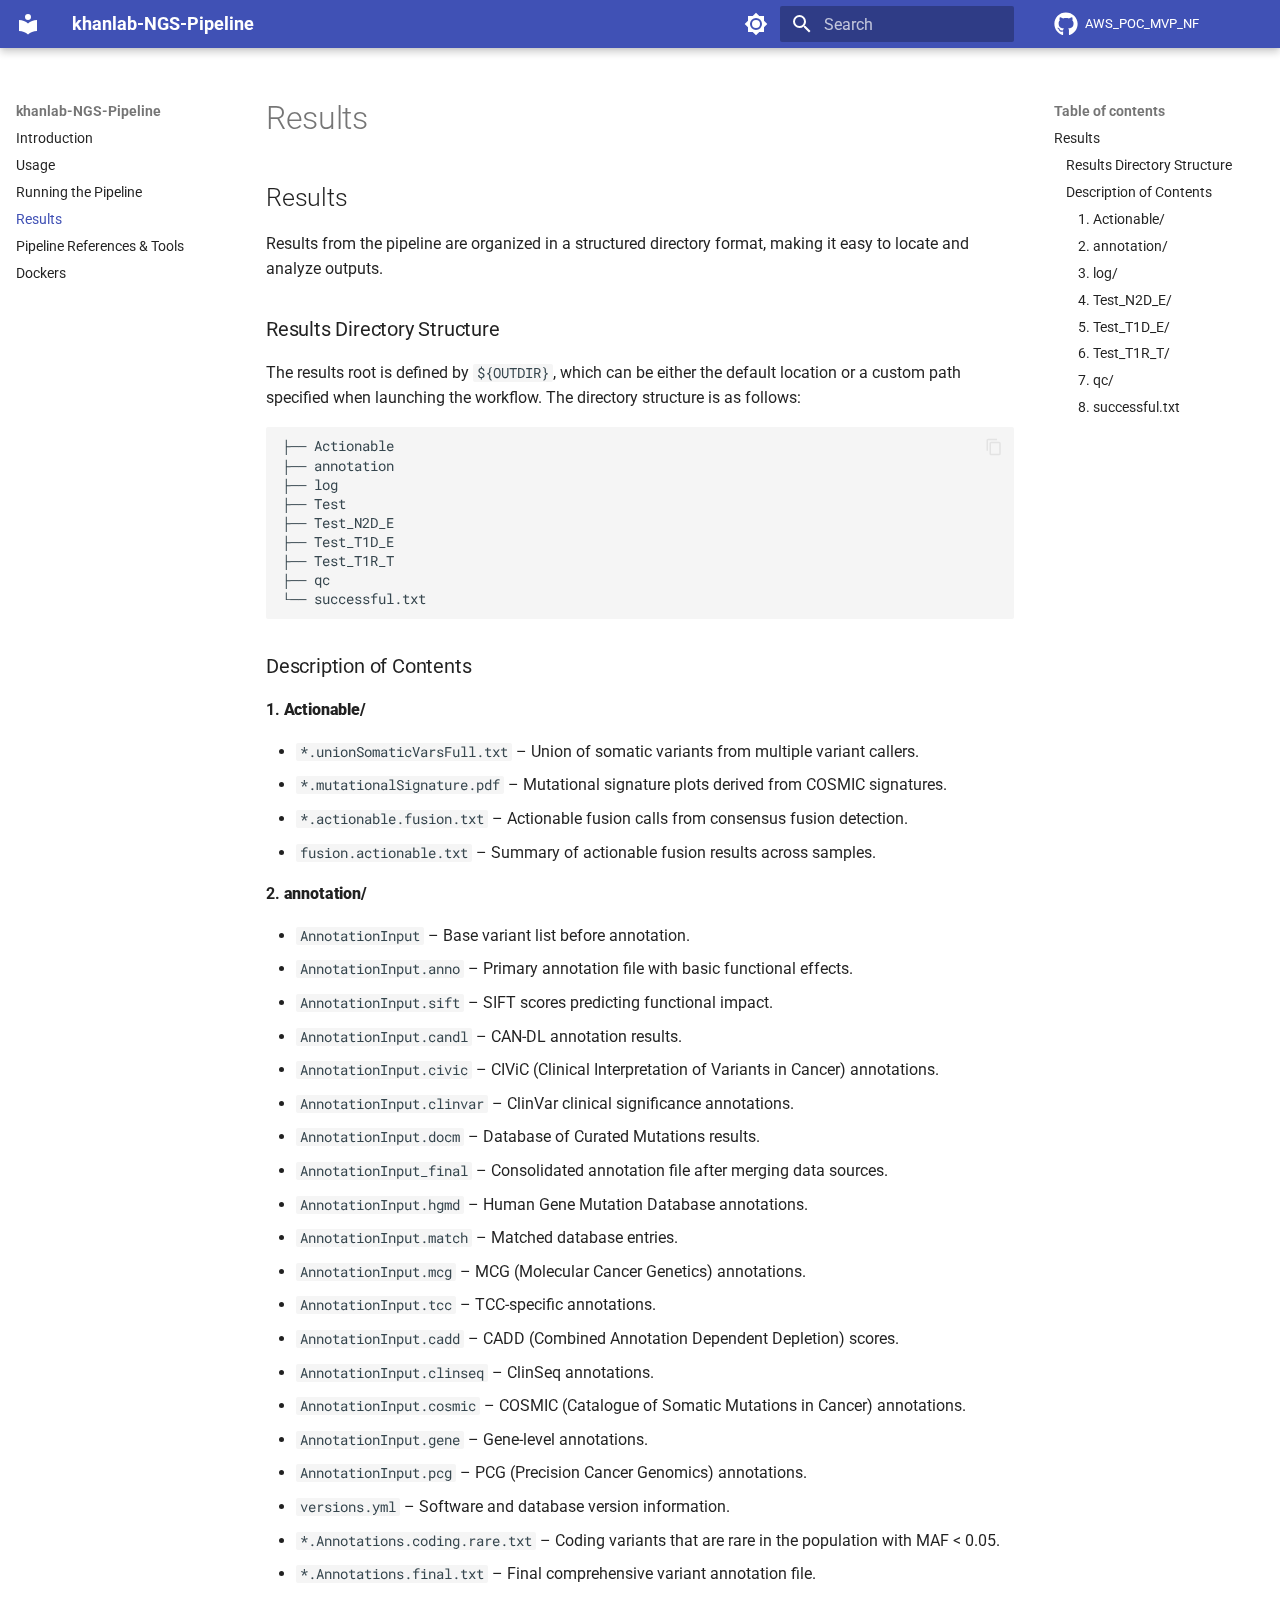
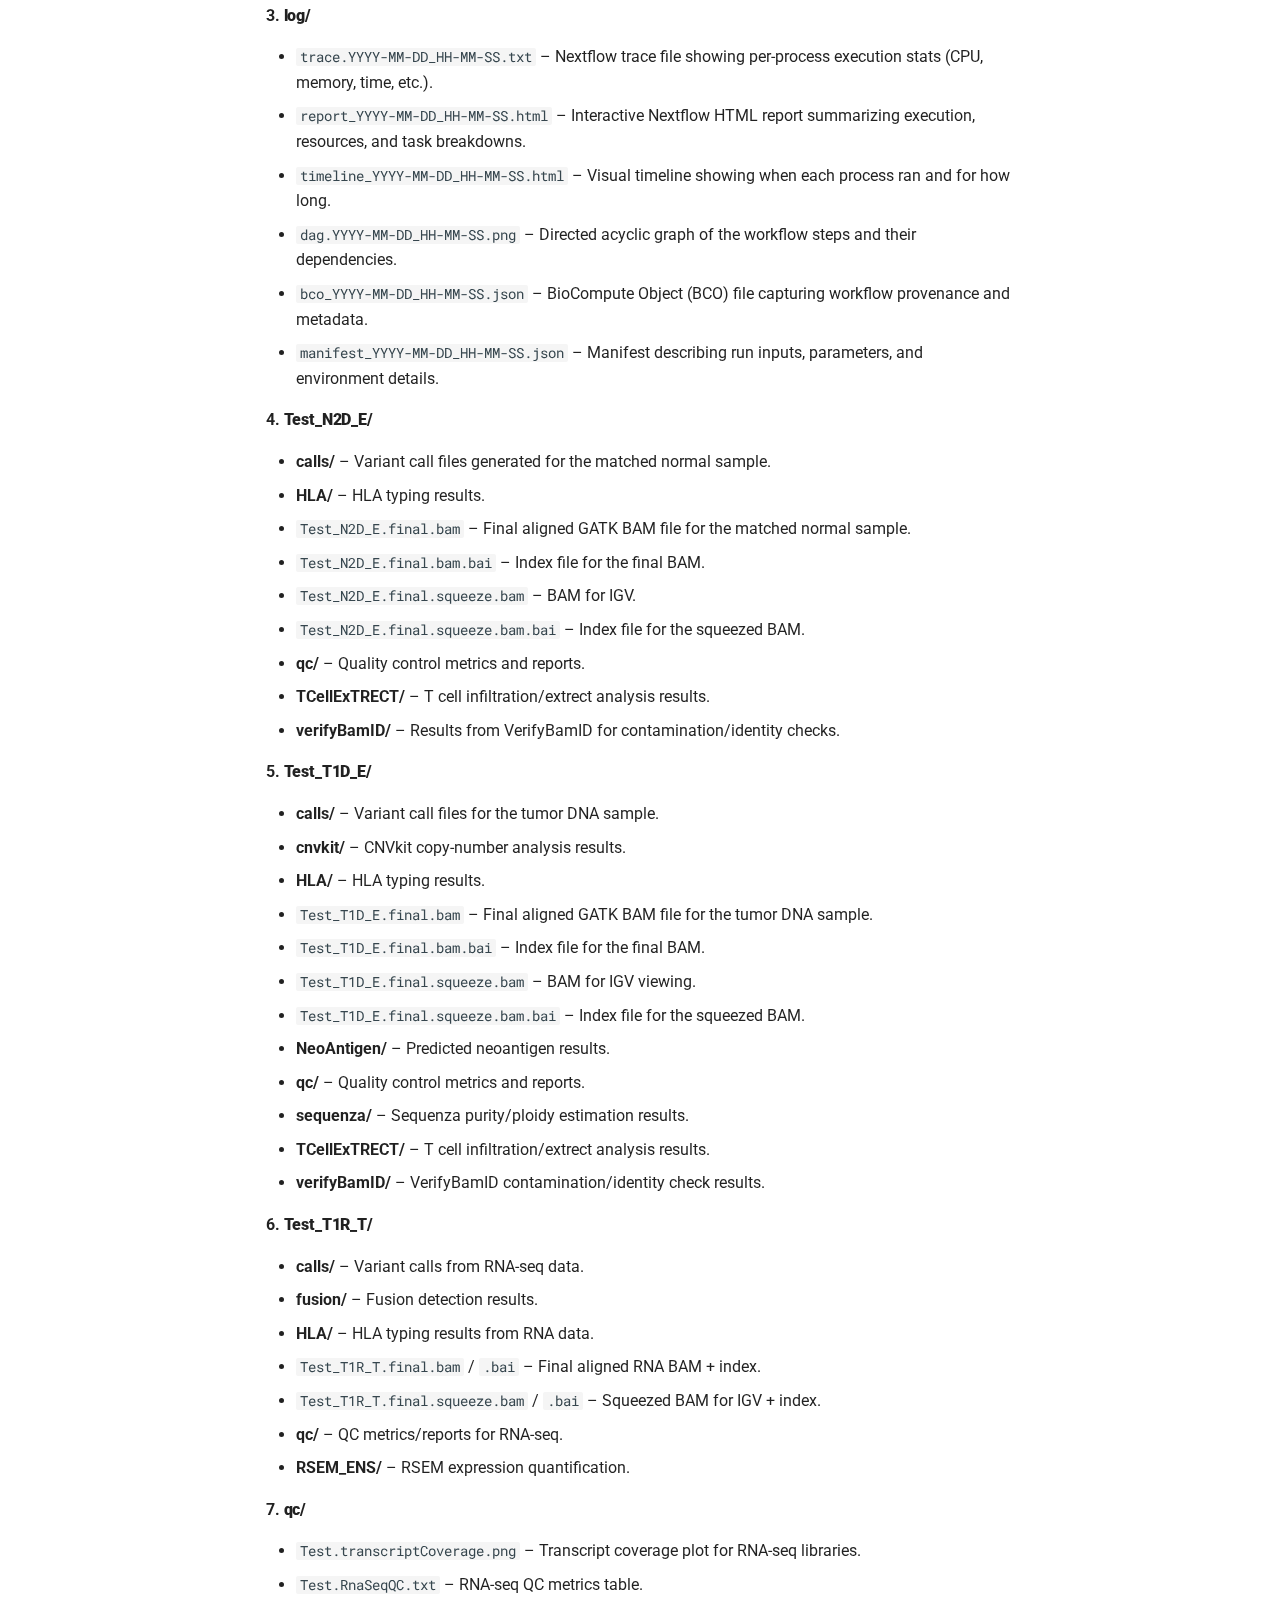
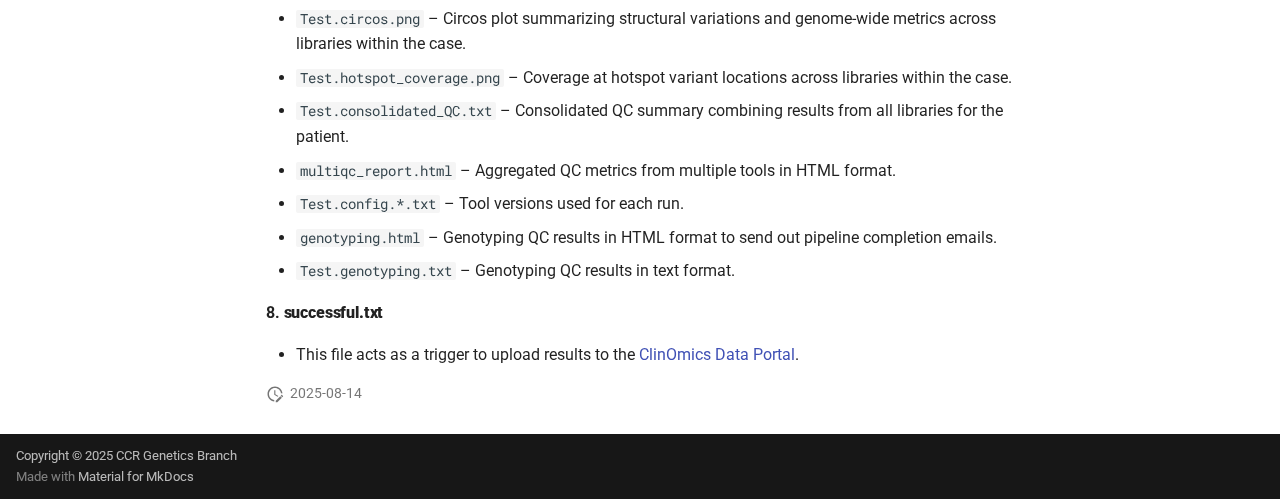
<file: results/index.html>
<!doctype html><html lang=en class=no-js> <head><meta charset=utf-8><meta name=viewport content="width=device-width,initial-scale=1"><meta name=description content="The space will be used to provided documentation for khanlab NGS pipeline."><meta name=author content="Vineela Gangalapudi"><link href=../pipeline_launch/ rel=prev><link href=../references/ rel=next><link rel=icon href=../assets/images/favicon.png><meta name=generator content="mkdocs-1.5.3, mkdocs-material-9.5.14"><title>Results - khanlab-NGS-Pipeline</title><link rel=stylesheet href=../assets/stylesheets/main.10ba22f1.min.css><link rel=stylesheet href=../assets/stylesheets/palette.06af60db.min.css><link rel=preconnect href=https://fonts.gstatic.com crossorigin><link rel=stylesheet href="https://fonts.googleapis.com/css?family=Roboto:300,300i,400,400i,700,700i%7CRoboto+Mono:400,400i,700,700i&display=fallback"><style>:root{--md-text-font:"Roboto";--md-code-font:"Roboto Mono"}</style><link rel=stylesheet href=../overrides/extra.css><script>__md_scope=new URL("..",location),__md_hash=e=>[...e].reduce((e,_)=>(e<<5)-e+_.charCodeAt(0),0),__md_get=(e,_=localStorage,t=__md_scope)=>JSON.parse(_.getItem(t.pathname+"."+e)),__md_set=(e,_,t=localStorage,a=__md_scope)=>{try{t.setItem(a.pathname+"."+e,JSON.stringify(_))}catch(e){}}</script></head> <body dir=ltr data-md-color-scheme=default data-md-color-primary=indigo data-md-color-accent=indigo> <input class=md-toggle data-md-toggle=drawer type=checkbox id=__drawer autocomplete=off> <input class=md-toggle data-md-toggle=search type=checkbox id=__search autocomplete=off> <label class=md-overlay for=__drawer></label> <div data-md-component=skip> <a href=#results class=md-skip> Skip to content </a> </div> <div data-md-component=announce> </div> <header class="md-header md-header--shadow" data-md-component=header> <nav class="md-header__inner md-grid" aria-label=Header> <a href=.. title=khanlab-NGS-Pipeline class="md-header__button md-logo" aria-label=khanlab-NGS-Pipeline data-md-component=logo> <svg xmlns=http://www.w3.org/2000/svg viewbox="0 0 24 24"><path d="M12 8a3 3 0 0 0 3-3 3 3 0 0 0-3-3 3 3 0 0 0-3 3 3 3 0 0 0 3 3m0 3.54C9.64 9.35 6.5 8 3 8v11c3.5 0 6.64 1.35 9 3.54 2.36-2.19 5.5-3.54 9-3.54V8c-3.5 0-6.64 1.35-9 3.54Z"/></svg> </a> <label class="md-header__button md-icon" for=__drawer> <svg xmlns=http://www.w3.org/2000/svg viewbox="0 0 24 24"><path d="M3 6h18v2H3V6m0 5h18v2H3v-2m0 5h18v2H3v-2Z"/></svg> </label> <div class=md-header__title data-md-component=header-title> <div class=md-header__ellipsis> <div class=md-header__topic> <span class=md-ellipsis> khanlab-NGS-Pipeline </span> </div> <div class=md-header__topic data-md-component=header-topic> <span class=md-ellipsis> Results </span> </div> </div> </div> <form class=md-header__option data-md-component=palette> <input class=md-option data-md-color-media="(prefers-color-scheme: light)" data-md-color-scheme=default data-md-color-primary=indigo data-md-color-accent=indigo aria-label="Switch to dark mode" type=radio name=__palette id=__palette_0> <label class="md-header__button md-icon" title="Switch to dark mode" for=__palette_1 hidden> <svg xmlns=http://www.w3.org/2000/svg viewbox="0 0 24 24"><path d="M12 8a4 4 0 0 0-4 4 4 4 0 0 0 4 4 4 4 0 0 0 4-4 4 4 0 0 0-4-4m0 10a6 6 0 0 1-6-6 6 6 0 0 1 6-6 6 6 0 0 1 6 6 6 6 0 0 1-6 6m8-9.31V4h-4.69L12 .69 8.69 4H4v4.69L.69 12 4 15.31V20h4.69L12 23.31 15.31 20H20v-4.69L23.31 12 20 8.69Z"/></svg> </label> <input class=md-option data-md-color-media="(prefers-color-scheme: dark)" data-md-color-scheme=slate data-md-color-primary=indigo data-md-color-accent=indigo aria-label="Switch to light mode" type=radio name=__palette id=__palette_1> <label class="md-header__button md-icon" title="Switch to light mode" for=__palette_0 hidden> <svg xmlns=http://www.w3.org/2000/svg viewbox="0 0 24 24"><path d="M12 18c-.89 0-1.74-.2-2.5-.55C11.56 16.5 13 14.42 13 12c0-2.42-1.44-4.5-3.5-5.45C10.26 6.2 11.11 6 12 6a6 6 0 0 1 6 6 6 6 0 0 1-6 6m8-9.31V4h-4.69L12 .69 8.69 4H4v4.69L.69 12 4 15.31V20h4.69L12 23.31 15.31 20H20v-4.69L23.31 12 20 8.69Z"/></svg> </label> </form> <script>var media,input,key,value,palette=__md_get("__palette");if(palette&&palette.color){"(prefers-color-scheme)"===palette.color.media&&(media=matchMedia("(prefers-color-scheme: light)"),input=document.querySelector(media.matches?"[data-md-color-media='(prefers-color-scheme: light)']":"[data-md-color-media='(prefers-color-scheme: dark)']"),palette.color.media=input.getAttribute("data-md-color-media"),palette.color.scheme=input.getAttribute("data-md-color-scheme"),palette.color.primary=input.getAttribute("data-md-color-primary"),palette.color.accent=input.getAttribute("data-md-color-accent"));for([key,value]of Object.entries(palette.color))document.body.setAttribute("data-md-color-"+key,value)}</script> <label class="md-header__button md-icon" for=__search> <svg xmlns=http://www.w3.org/2000/svg viewbox="0 0 24 24"><path d="M9.5 3A6.5 6.5 0 0 1 16 9.5c0 1.61-.59 3.09-1.56 4.23l.27.27h.79l5 5-1.5 1.5-5-5v-.79l-.27-.27A6.516 6.516 0 0 1 9.5 16 6.5 6.5 0 0 1 3 9.5 6.5 6.5 0 0 1 9.5 3m0 2C7 5 5 7 5 9.5S7 14 9.5 14 14 12 14 9.5 12 5 9.5 5Z"/></svg> </label> <div class=md-search data-md-component=search role=dialog> <label class=md-search__overlay for=__search></label> <div class=md-search__inner role=search> <form class=md-search__form name=search> <input type=text class=md-search__input name=query aria-label=Search placeholder=Search autocapitalize=off autocorrect=off autocomplete=off spellcheck=false data-md-component=search-query required> <label class="md-search__icon md-icon" for=__search> <svg xmlns=http://www.w3.org/2000/svg viewbox="0 0 24 24"><path d="M9.5 3A6.5 6.5 0 0 1 16 9.5c0 1.61-.59 3.09-1.56 4.23l.27.27h.79l5 5-1.5 1.5-5-5v-.79l-.27-.27A6.516 6.516 0 0 1 9.5 16 6.5 6.5 0 0 1 3 9.5 6.5 6.5 0 0 1 9.5 3m0 2C7 5 5 7 5 9.5S7 14 9.5 14 14 12 14 9.5 12 5 9.5 5Z"/></svg> <svg xmlns=http://www.w3.org/2000/svg viewbox="0 0 24 24"><path d="M20 11v2H8l5.5 5.5-1.42 1.42L4.16 12l7.92-7.92L13.5 5.5 8 11h12Z"/></svg> </label> <nav class=md-search__options aria-label=Search> <button type=reset class="md-search__icon md-icon" title=Clear aria-label=Clear tabindex=-1> <svg xmlns=http://www.w3.org/2000/svg viewbox="0 0 24 24"><path d="M19 6.41 17.59 5 12 10.59 6.41 5 5 6.41 10.59 12 5 17.59 6.41 19 12 13.41 17.59 19 19 17.59 13.41 12 19 6.41Z"/></svg> </button> </nav> </form> <div class=md-search__output> <div class=md-search__scrollwrap data-md-scrollfix> <div class=md-search-result data-md-component=search-result> <div class=md-search-result__meta> Initializing search </div> <ol class=md-search-result__list role=presentation></ol> </div> </div> </div> </div> </div> <div class=md-header__source> <a href=https://github.com/CCRGeneticsBranch/Oncogenomics_NF_WF title="Go to repository" class=md-source data-md-component=source> <div class="md-source__icon md-icon"> <svg xmlns=http://www.w3.org/2000/svg viewbox="0 0 496 512"><!-- Font Awesome Free 6.5.1 by @fontawesome - https://fontawesome.com License - https://fontawesome.com/license/free (Icons: CC BY 4.0, Fonts: SIL OFL 1.1, Code: MIT License) Copyright 2023 Fonticons, Inc.--><path d="M165.9 397.4c0 2-2.3 3.6-5.2 3.6-3.3.3-5.6-1.3-5.6-3.6 0-2 2.3-3.6 5.2-3.6 3-.3 5.6 1.3 5.6 3.6zm-31.1-4.5c-.7 2 1.3 4.3 4.3 4.9 2.6 1 5.6 0 6.2-2s-1.3-4.3-4.3-5.2c-2.6-.7-5.5.3-6.2 2.3zm44.2-1.7c-2.9.7-4.9 2.6-4.6 4.9.3 2 2.9 3.3 5.9 2.6 2.9-.7 4.9-2.6 4.6-4.6-.3-1.9-3-3.2-5.9-2.9zM244.8 8C106.1 8 0 113.3 0 252c0 110.9 69.8 205.8 169.5 239.2 12.8 2.3 17.3-5.6 17.3-12.1 0-6.2-.3-40.4-.3-61.4 0 0-70 15-84.7-29.8 0 0-11.4-29.1-27.8-36.6 0 0-22.9-15.7 1.6-15.4 0 0 24.9 2 38.6 25.8 21.9 38.6 58.6 27.5 72.9 20.9 2.3-16 8.8-27.1 16-33.7-55.9-6.2-112.3-14.3-112.3-110.5 0-27.5 7.6-41.3 23.6-58.9-2.6-6.5-11.1-33.3 2.6-67.9 20.9-6.5 69 27 69 27 20-5.6 41.5-8.5 62.8-8.5s42.8 2.9 62.8 8.5c0 0 48.1-33.6 69-27 13.7 34.7 5.2 61.4 2.6 67.9 16 17.7 25.8 31.5 25.8 58.9 0 96.5-58.9 104.2-114.8 110.5 9.2 7.9 17 22.9 17 46.4 0 33.7-.3 75.4-.3 83.6 0 6.5 4.6 14.4 17.3 12.1C428.2 457.8 496 362.9 496 252 496 113.3 383.5 8 244.8 8zM97.2 352.9c-1.3 1-1 3.3.7 5.2 1.6 1.6 3.9 2.3 5.2 1 1.3-1 1-3.3-.7-5.2-1.6-1.6-3.9-2.3-5.2-1zm-10.8-8.1c-.7 1.3.3 2.9 2.3 3.9 1.6 1 3.6.7 4.3-.7.7-1.3-.3-2.9-2.3-3.9-2-.6-3.6-.3-4.3.7zm32.4 35.6c-1.6 1.3-1 4.3 1.3 6.2 2.3 2.3 5.2 2.6 6.5 1 1.3-1.3.7-4.3-1.3-6.2-2.2-2.3-5.2-2.6-6.5-1zm-11.4-14.7c-1.6 1-1.6 3.6 0 5.9 1.6 2.3 4.3 3.3 5.6 2.3 1.6-1.3 1.6-3.9 0-6.2-1.4-2.3-4-3.3-5.6-2z"/></svg> </div> <div class=md-source__repository> AWS_POC_MVP_NF </div> </a> </div> </nav> </header> <div class=md-container data-md-component=container> <main class=md-main data-md-component=main> <div class="md-main__inner md-grid"> <div class="md-sidebar md-sidebar--primary" data-md-component=sidebar data-md-type=navigation> <div class=md-sidebar__scrollwrap> <div class=md-sidebar__inner> <nav class="md-nav md-nav--primary" aria-label=Navigation data-md-level=0> <label class=md-nav__title for=__drawer> <a href=.. title=khanlab-NGS-Pipeline class="md-nav__button md-logo" aria-label=khanlab-NGS-Pipeline data-md-component=logo> <svg xmlns=http://www.w3.org/2000/svg viewbox="0 0 24 24"><path d="M12 8a3 3 0 0 0 3-3 3 3 0 0 0-3-3 3 3 0 0 0-3 3 3 3 0 0 0 3 3m0 3.54C9.64 9.35 6.5 8 3 8v11c3.5 0 6.64 1.35 9 3.54 2.36-2.19 5.5-3.54 9-3.54V8c-3.5 0-6.64 1.35-9 3.54Z"/></svg> </a> khanlab-NGS-Pipeline </label> <div class=md-nav__source> <a href=https://github.com/CCRGeneticsBranch/Oncogenomics_NF_WF title="Go to repository" class=md-source data-md-component=source> <div class="md-source__icon md-icon"> <svg xmlns=http://www.w3.org/2000/svg viewbox="0 0 496 512"><!-- Font Awesome Free 6.5.1 by @fontawesome - https://fontawesome.com License - https://fontawesome.com/license/free (Icons: CC BY 4.0, Fonts: SIL OFL 1.1, Code: MIT License) Copyright 2023 Fonticons, Inc.--><path d="M165.9 397.4c0 2-2.3 3.6-5.2 3.6-3.3.3-5.6-1.3-5.6-3.6 0-2 2.3-3.6 5.2-3.6 3-.3 5.6 1.3 5.6 3.6zm-31.1-4.5c-.7 2 1.3 4.3 4.3 4.9 2.6 1 5.6 0 6.2-2s-1.3-4.3-4.3-5.2c-2.6-.7-5.5.3-6.2 2.3zm44.2-1.7c-2.9.7-4.9 2.6-4.6 4.9.3 2 2.9 3.3 5.9 2.6 2.9-.7 4.9-2.6 4.6-4.6-.3-1.9-3-3.2-5.9-2.9zM244.8 8C106.1 8 0 113.3 0 252c0 110.9 69.8 205.8 169.5 239.2 12.8 2.3 17.3-5.6 17.3-12.1 0-6.2-.3-40.4-.3-61.4 0 0-70 15-84.7-29.8 0 0-11.4-29.1-27.8-36.6 0 0-22.9-15.7 1.6-15.4 0 0 24.9 2 38.6 25.8 21.9 38.6 58.6 27.5 72.9 20.9 2.3-16 8.8-27.1 16-33.7-55.9-6.2-112.3-14.3-112.3-110.5 0-27.5 7.6-41.3 23.6-58.9-2.6-6.5-11.1-33.3 2.6-67.9 20.9-6.5 69 27 69 27 20-5.6 41.5-8.5 62.8-8.5s42.8 2.9 62.8 8.5c0 0 48.1-33.6 69-27 13.7 34.7 5.2 61.4 2.6 67.9 16 17.7 25.8 31.5 25.8 58.9 0 96.5-58.9 104.2-114.8 110.5 9.2 7.9 17 22.9 17 46.4 0 33.7-.3 75.4-.3 83.6 0 6.5 4.6 14.4 17.3 12.1C428.2 457.8 496 362.9 496 252 496 113.3 383.5 8 244.8 8zM97.2 352.9c-1.3 1-1 3.3.7 5.2 1.6 1.6 3.9 2.3 5.2 1 1.3-1 1-3.3-.7-5.2-1.6-1.6-3.9-2.3-5.2-1zm-10.8-8.1c-.7 1.3.3 2.9 2.3 3.9 1.6 1 3.6.7 4.3-.7.7-1.3-.3-2.9-2.3-3.9-2-.6-3.6-.3-4.3.7zm32.4 35.6c-1.6 1.3-1 4.3 1.3 6.2 2.3 2.3 5.2 2.6 6.5 1 1.3-1.3.7-4.3-1.3-6.2-2.2-2.3-5.2-2.6-6.5-1zm-11.4-14.7c-1.6 1-1.6 3.6 0 5.9 1.6 2.3 4.3 3.3 5.6 2.3 1.6-1.3 1.6-3.9 0-6.2-1.4-2.3-4-3.3-5.6-2z"/></svg> </div> <div class=md-source__repository> AWS_POC_MVP_NF </div> </a> </div> <ul class=md-nav__list data-md-scrollfix> <li class=md-nav__item> <a href=.. class=md-nav__link> <span class=md-ellipsis> Introduction </span> </a> </li> <li class=md-nav__item> <a href=../usage/ class=md-nav__link> <span class=md-ellipsis> Usage </span> </a> </li> <li class=md-nav__item> <a href=../pipeline_launch/ class=md-nav__link> <span class=md-ellipsis> Running the Pipeline </span> </a> </li> <li class="md-nav__item md-nav__item--active"> <input class="md-nav__toggle md-toggle" type=checkbox id=__toc> <label class="md-nav__link md-nav__link--active" for=__toc> <span class=md-ellipsis> Results </span> <span class="md-nav__icon md-icon"></span> </label> <a href=./ class="md-nav__link md-nav__link--active"> <span class=md-ellipsis> Results </span> </a> <nav class="md-nav md-nav--secondary" aria-label="Table of contents"> <label class=md-nav__title for=__toc> <span class="md-nav__icon md-icon"></span> Table of contents </label> <ul class=md-nav__list data-md-component=toc data-md-scrollfix> <li class=md-nav__item> <a href=#results class=md-nav__link> <span class=md-ellipsis> Results </span> </a> <nav class=md-nav aria-label=Results> <ul class=md-nav__list> <li class=md-nav__item> <a href=#results-directory-structure class=md-nav__link> <span class=md-ellipsis> Results Directory Structure </span> </a> </li> <li class=md-nav__item> <a href=#description-of-contents class=md-nav__link> <span class=md-ellipsis> Description of Contents </span> </a> <nav class=md-nav aria-label="Description of Contents"> <ul class=md-nav__list> <li class=md-nav__item> <a href=#1-actionable class=md-nav__link> <span class=md-ellipsis> 1. Actionable/ </span> </a> </li> <li class=md-nav__item> <a href=#2-annotation class=md-nav__link> <span class=md-ellipsis> 2. annotation/ </span> </a> </li> <li class=md-nav__item> <a href=#3-log class=md-nav__link> <span class=md-ellipsis> 3. log/ </span> </a> </li> <li class=md-nav__item> <a href=#4-test_n2d_e class=md-nav__link> <span class=md-ellipsis> 4. Test_N2D_E/ </span> </a> </li> <li class=md-nav__item> <a href=#5-test_t1d_e class=md-nav__link> <span class=md-ellipsis> 5. Test_T1D_E/ </span> </a> </li> <li class=md-nav__item> <a href=#6-test_t1r_t class=md-nav__link> <span class=md-ellipsis> 6. Test_T1R_T/ </span> </a> </li> <li class=md-nav__item> <a href=#7-qc class=md-nav__link> <span class=md-ellipsis> 7. qc/ </span> </a> </li> <li class=md-nav__item> <a href=#8-successfultxt class=md-nav__link> <span class=md-ellipsis> 8. successful.txt </span> </a> </li> </ul> </nav> </li> </ul> </nav> </li> </ul> </nav> </li> <li class=md-nav__item> <a href=../references/ class=md-nav__link> <span class=md-ellipsis> Pipeline References & Tools </span> </a> </li> <li class=md-nav__item> <a href=../dockers/ class=md-nav__link> <span class=md-ellipsis> Dockers </span> </a> </li> </ul> </nav> </div> </div> </div> <div class="md-sidebar md-sidebar--secondary" data-md-component=sidebar data-md-type=toc> <div class=md-sidebar__scrollwrap> <div class=md-sidebar__inner> <nav class="md-nav md-nav--secondary" aria-label="Table of contents"> <label class=md-nav__title for=__toc> <span class="md-nav__icon md-icon"></span> Table of contents </label> <ul class=md-nav__list data-md-component=toc data-md-scrollfix> <li class=md-nav__item> <a href=#results class=md-nav__link> <span class=md-ellipsis> Results </span> </a> <nav class=md-nav aria-label=Results> <ul class=md-nav__list> <li class=md-nav__item> <a href=#results-directory-structure class=md-nav__link> <span class=md-ellipsis> Results Directory Structure </span> </a> </li> <li class=md-nav__item> <a href=#description-of-contents class=md-nav__link> <span class=md-ellipsis> Description of Contents </span> </a> <nav class=md-nav aria-label="Description of Contents"> <ul class=md-nav__list> <li class=md-nav__item> <a href=#1-actionable class=md-nav__link> <span class=md-ellipsis> 1. Actionable/ </span> </a> </li> <li class=md-nav__item> <a href=#2-annotation class=md-nav__link> <span class=md-ellipsis> 2. annotation/ </span> </a> </li> <li class=md-nav__item> <a href=#3-log class=md-nav__link> <span class=md-ellipsis> 3. log/ </span> </a> </li> <li class=md-nav__item> <a href=#4-test_n2d_e class=md-nav__link> <span class=md-ellipsis> 4. Test_N2D_E/ </span> </a> </li> <li class=md-nav__item> <a href=#5-test_t1d_e class=md-nav__link> <span class=md-ellipsis> 5. Test_T1D_E/ </span> </a> </li> <li class=md-nav__item> <a href=#6-test_t1r_t class=md-nav__link> <span class=md-ellipsis> 6. Test_T1R_T/ </span> </a> </li> <li class=md-nav__item> <a href=#7-qc class=md-nav__link> <span class=md-ellipsis> 7. qc/ </span> </a> </li> <li class=md-nav__item> <a href=#8-successfultxt class=md-nav__link> <span class=md-ellipsis> 8. successful.txt </span> </a> </li> </ul> </nav> </li> </ul> </nav> </li> </ul> </nav> </div> </div> </div> <div class=md-content data-md-component=content> <article class="md-content__inner md-typeset"> <h1>Results</h1> <h2 id=results>Results<a class=headerlink href=#results title="Permanent link">&para;</a></h2> <p>Results from the pipeline are organized in a structured directory format, making it easy to locate and analyze outputs.</p> <h3 id=results-directory-structure>Results Directory Structure<a class=headerlink href=#results-directory-structure title="Permanent link">&para;</a></h3> <p>The results root is defined by <code>${OUTDIR}</code>, which can be either the default location or a custom path specified when launching the workflow. The directory structure is as follows:</p> <div class=codehilite><pre><span></span><code>├── Actionable
├── annotation
├── log
├── Test
├── Test_N2D_E
├── Test_T1D_E
├── Test_T1R_T
├── qc
└── successful.txt
</code></pre></div> <h3 id=description-of-contents>Description of Contents<a class=headerlink href=#description-of-contents title="Permanent link">&para;</a></h3> <h4 id=1-actionable>1. <strong>Actionable/</strong><a class=headerlink href=#1-actionable title="Permanent link">&para;</a></h4> <ul> <li><code>*.unionSomaticVarsFull.txt</code> – Union of somatic variants from multiple variant callers. </li> <li><code>*.mutationalSignature.pdf</code> – Mutational signature plots derived from COSMIC signatures. </li> <li><code>*.actionable.fusion.txt</code> – Actionable fusion calls from consensus fusion detection. </li> <li><code>fusion.actionable.txt</code> – Summary of actionable fusion results across samples.</li> </ul> <h4 id=2-annotation>2. <strong>annotation/</strong><a class=headerlink href=#2-annotation title="Permanent link">&para;</a></h4> <ul> <li><code>AnnotationInput</code> – Base variant list before annotation. </li> <li><code>AnnotationInput.anno</code> – Primary annotation file with basic functional effects. </li> <li><code>AnnotationInput.sift</code> – SIFT scores predicting functional impact. </li> <li><code>AnnotationInput.candl</code> – CAN-DL annotation results. </li> <li><code>AnnotationInput.civic</code> – CIViC (Clinical Interpretation of Variants in Cancer) annotations. </li> <li><code>AnnotationInput.clinvar</code> – ClinVar clinical significance annotations. </li> <li><code>AnnotationInput.docm</code> – Database of Curated Mutations results. </li> <li><code>AnnotationInput_final</code> – Consolidated annotation file after merging data sources. </li> <li><code>AnnotationInput.hgmd</code> – Human Gene Mutation Database annotations. </li> <li><code>AnnotationInput.match</code> – Matched database entries. </li> <li><code>AnnotationInput.mcg</code> – MCG (Molecular Cancer Genetics) annotations. </li> <li><code>AnnotationInput.tcc</code> – TCC-specific annotations. </li> <li><code>AnnotationInput.cadd</code> – CADD (Combined Annotation Dependent Depletion) scores. </li> <li><code>AnnotationInput.clinseq</code> – ClinSeq annotations. </li> <li><code>AnnotationInput.cosmic</code> – COSMIC (Catalogue of Somatic Mutations in Cancer) annotations. </li> <li><code>AnnotationInput.gene</code> – Gene-level annotations. </li> <li><code>AnnotationInput.pcg</code> – PCG (Precision Cancer Genomics) annotations. </li> <li><code>versions.yml</code> – Software and database version information. </li> <li><code>*.Annotations.coding.rare.txt</code> – Coding variants that are rare in the population with MAF &lt; 0.05. </li> <li><code>*.Annotations.final.txt</code> – Final comprehensive variant annotation file.</li> </ul> <h4 id=3-log>3. <strong>log/</strong><a class=headerlink href=#3-log title="Permanent link">&para;</a></h4> <ul> <li><code>trace.YYYY-MM-DD_HH-MM-SS.txt</code> – Nextflow trace file showing per-process execution stats (CPU, memory, time, etc.).</li> <li><code>report_YYYY-MM-DD_HH-MM-SS.html</code> – Interactive Nextflow HTML report summarizing execution, resources, and task breakdowns.</li> <li><code>timeline_YYYY-MM-DD_HH-MM-SS.html</code> – Visual timeline showing when each process ran and for how long.</li> <li><code>dag.YYYY-MM-DD_HH-MM-SS.png</code> – Directed acyclic graph of the workflow steps and their dependencies.</li> <li><code>bco_YYYY-MM-DD_HH-MM-SS.json</code> – BioCompute Object (BCO) file capturing workflow provenance and metadata.</li> <li><code>manifest_YYYY-MM-DD_HH-MM-SS.json</code> – Manifest describing run inputs, parameters, and environment details.</li> </ul> <h4 id=4-test_n2d_e>4. <strong>Test_N2D_E/</strong><a class=headerlink href=#4-test_n2d_e title="Permanent link">&para;</a></h4> <ul> <li><strong>calls/</strong> – Variant call files generated for the matched normal sample.</li> <li><strong>HLA/</strong> – HLA typing results.</li> <li><code>Test_N2D_E.final.bam</code> – Final aligned GATK BAM file for the matched normal sample.</li> <li><code>Test_N2D_E.final.bam.bai</code> – Index file for the final BAM.</li> <li><code>Test_N2D_E.final.squeeze.bam</code> – BAM for IGV.</li> <li><code>Test_N2D_E.final.squeeze.bam.bai</code> – Index file for the squeezed BAM.</li> <li><strong>qc/</strong> – Quality control metrics and reports.</li> <li><strong>TCellExTRECT/</strong> – T cell infiltration/extrect analysis results.</li> <li><strong>verifyBamID/</strong> – Results from VerifyBamID for contamination/identity checks.</li> </ul> <h4 id=5-test_t1d_e>5. <strong>Test_T1D_E/</strong><a class=headerlink href=#5-test_t1d_e title="Permanent link">&para;</a></h4> <ul> <li><strong>calls/</strong> – Variant call files for the tumor DNA sample.</li> <li><strong>cnvkit/</strong> – CNVkit copy-number analysis results.</li> <li><strong>HLA/</strong> – HLA typing results.</li> <li><code>Test_T1D_E.final.bam</code> – Final aligned GATK BAM file for the tumor DNA sample.</li> <li><code>Test_T1D_E.final.bam.bai</code> – Index file for the final BAM.</li> <li><code>Test_T1D_E.final.squeeze.bam</code> – BAM for IGV viewing.</li> <li><code>Test_T1D_E.final.squeeze.bam.bai</code> – Index file for the squeezed BAM.</li> <li><strong>NeoAntigen/</strong> – Predicted neoantigen results.</li> <li><strong>qc/</strong> – Quality control metrics and reports.</li> <li><strong>sequenza/</strong> – Sequenza purity/ploidy estimation results.</li> <li><strong>TCellExTRECT/</strong> – T cell infiltration/extrect analysis results.</li> <li><strong>verifyBamID/</strong> – VerifyBamID contamination/identity check results.</li> </ul> <h4 id=6-test_t1r_t>6. <strong>Test_T1R_T/</strong><a class=headerlink href=#6-test_t1r_t title="Permanent link">&para;</a></h4> <ul> <li><strong>calls/</strong> – Variant calls from RNA-seq data.</li> <li><strong>fusion/</strong> – Fusion detection results.</li> <li><strong>HLA/</strong> – HLA typing results from RNA data.</li> <li><code>Test_T1R_T.final.bam</code> / <code>.bai</code> – Final aligned RNA BAM + index.</li> <li><code>Test_T1R_T.final.squeeze.bam</code> / <code>.bai</code> – Squeezed BAM for IGV + index.</li> <li><strong>qc/</strong> – QC metrics/reports for RNA-seq.</li> <li><strong>RSEM_ENS/</strong> – RSEM expression quantification.</li> </ul> <h4 id=7-qc>7. <strong>qc/</strong><a class=headerlink href=#7-qc title="Permanent link">&para;</a></h4> <ul> <li><code>Test.transcriptCoverage.png</code> – Transcript coverage plot for RNA-seq libraries.</li> <li><code>Test.RnaSeqQC.txt</code> – RNA-seq QC metrics table.</li> <li><code>Test.circos.png</code> – Circos plot summarizing structural variations and genome-wide metrics across libraries within the case.</li> <li><code>Test.hotspot_coverage.png</code> – Coverage at hotspot variant locations across libraries within the case.</li> <li><code>Test.consolidated_QC.txt</code> – Consolidated QC summary combining results from all libraries for the patient.</li> <li><code>multiqc_report.html</code> – Aggregated QC metrics from multiple tools in HTML format.</li> <li><code>Test.config.*.txt</code> – Tool versions used for each run.</li> <li><code>genotyping.html</code> – Genotyping QC results in HTML format to send out pipeline completion emails.</li> <li><code>Test.genotyping.txt</code> – Genotyping QC results in text format.</li> </ul> <h4 id=8-successfultxt>8. <strong>successful.txt</strong><a class=headerlink href=#8-successfultxt title="Permanent link">&para;</a></h4> <ul> <li>This file acts as a trigger to upload results to the <a href=https://oncogenomics.ccr.cancer.gov/production/public/ >ClinOmics Data Portal</a>.</li> </ul> <aside class=md-source-file> <span class=md-source-file__fact> <span class=md-icon title="Last update"> <svg xmlns=http://www.w3.org/2000/svg viewbox="0 0 24 24"><path d="M21 13.1c-.1 0-.3.1-.4.2l-1 1 2.1 2.1 1-1c.2-.2.2-.6 0-.8l-1.3-1.3c-.1-.1-.2-.2-.4-.2m-1.9 1.8-6.1 6V23h2.1l6.1-6.1-2.1-2M12.5 7v5.2l4 2.4-1 1L11 13V7h1.5M11 21.9c-5.1-.5-9-4.8-9-9.9C2 6.5 6.5 2 12 2c5.3 0 9.6 4.1 10 9.3-.3-.1-.6-.2-1-.2s-.7.1-1 .2C19.6 7.2 16.2 4 12 4c-4.4 0-8 3.6-8 8 0 4.1 3.1 7.5 7.1 7.9l-.1.2v1.8Z"/></svg> </span> 2025-08-14 </span> </aside> </article> </div> <script>var tabs=__md_get("__tabs");if(Array.isArray(tabs))e:for(var set of document.querySelectorAll(".tabbed-set")){var tab,labels=set.querySelector(".tabbed-labels");for(tab of tabs)for(var label of labels.getElementsByTagName("label"))if(label.innerText.trim()===tab){var input=document.getElementById(label.htmlFor);input.checked=!0;continue e}}</script> <script>var target=document.getElementById(location.hash.slice(1));target&&target.name&&(target.checked=target.name.startsWith("__tabbed_"))</script> </div> </main> <footer class=md-footer> <div class="md-footer-meta md-typeset"> <div class="md-footer-meta__inner md-grid"> <div class=md-copyright> <div class=md-copyright__highlight> Copyright &copy; 2025 CCR Genetics Branch </div> Made with <a href=https://squidfunk.github.io/mkdocs-material/ target=_blank rel=noopener> Material for MkDocs </a> </div> </div> </div> </footer> </div> <div class=md-dialog data-md-component=dialog> <div class="md-dialog__inner md-typeset"></div> </div> <script id=__config type=application/json>{"base": "..", "features": ["content.code.copy", "content.code.annotate", "content.tabs.link"], "search": "../assets/javascripts/workers/search.b8dbb3d2.min.js", "translations": {"clipboard.copied": "Copied to clipboard", "clipboard.copy": "Copy to clipboard", "search.result.more.one": "1 more on this page", "search.result.more.other": "# more on this page", "search.result.none": "No matching documents", "search.result.one": "1 matching document", "search.result.other": "# matching documents", "search.result.placeholder": "Type to start searching", "search.result.term.missing": "Missing", "select.version": "Select version"}}</script> <script src=../assets/javascripts/bundle.bd41221c.min.js></script> </body> </html>
</file>
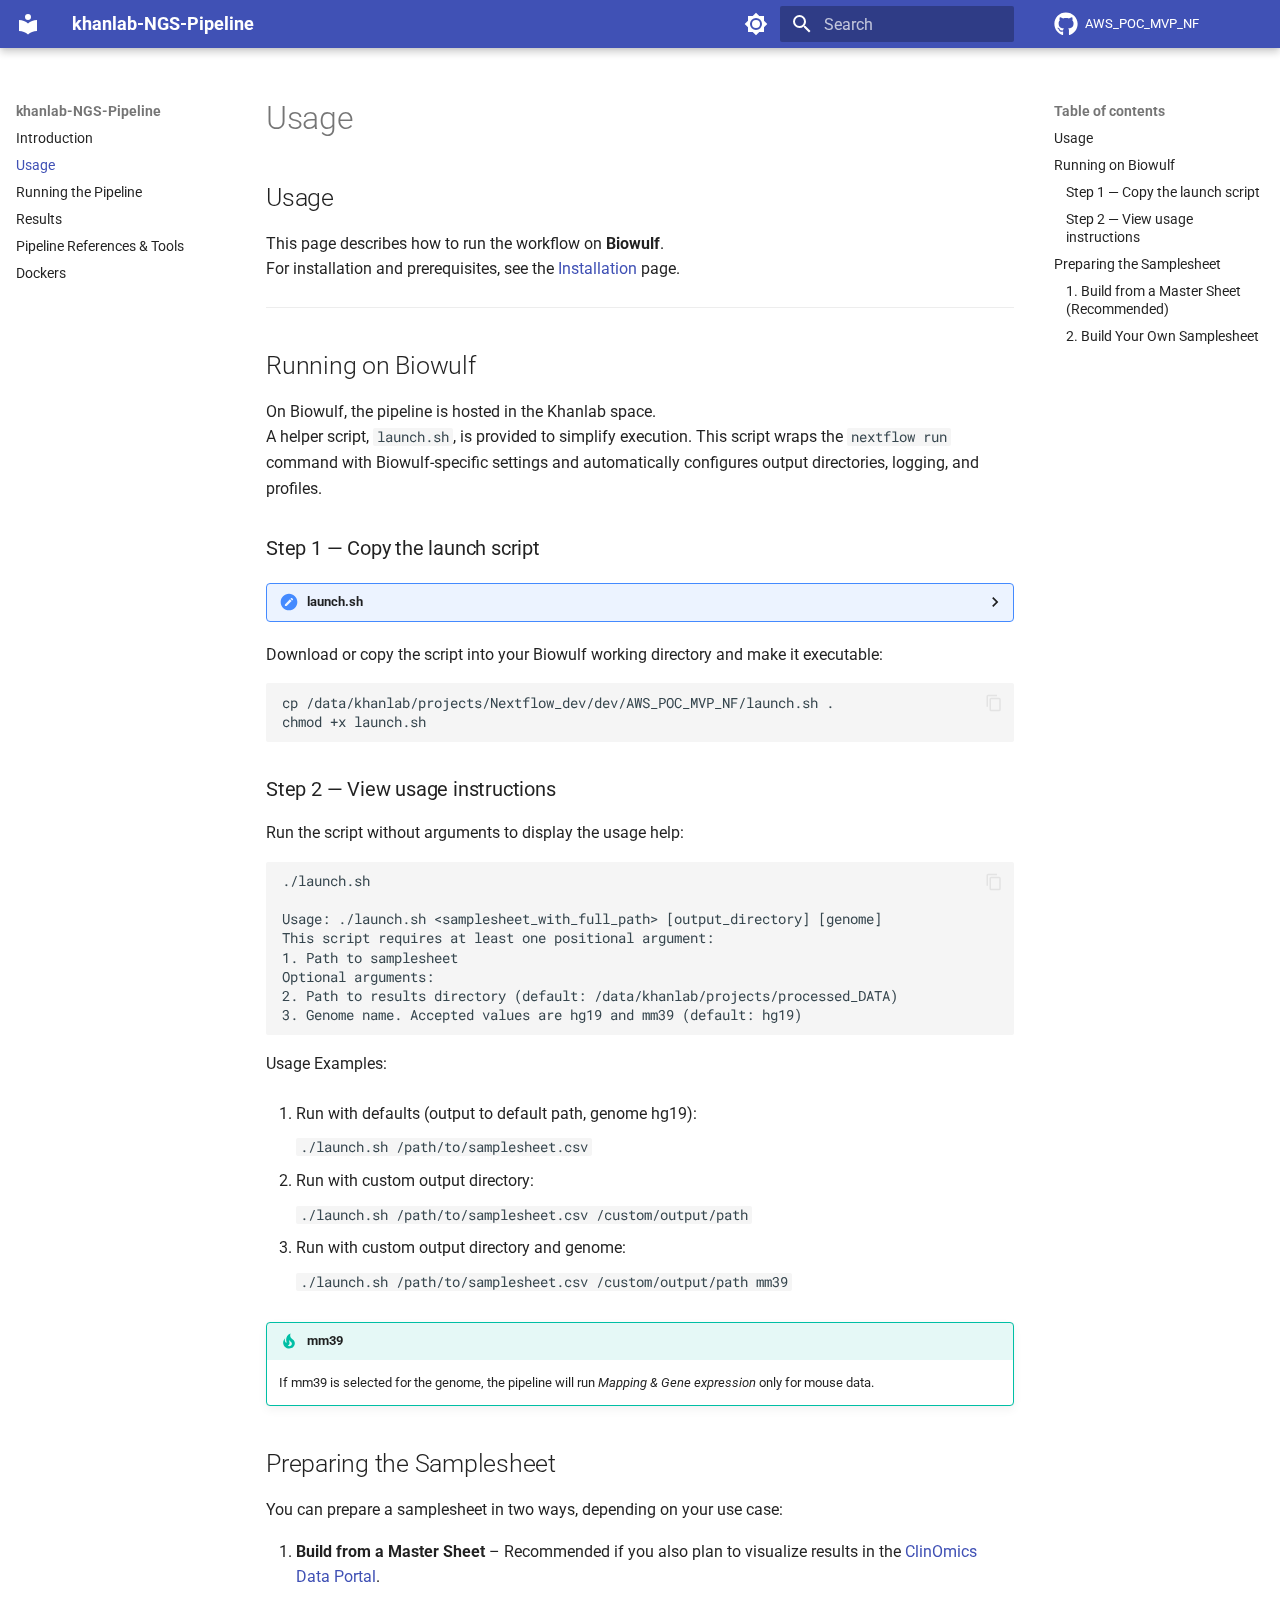
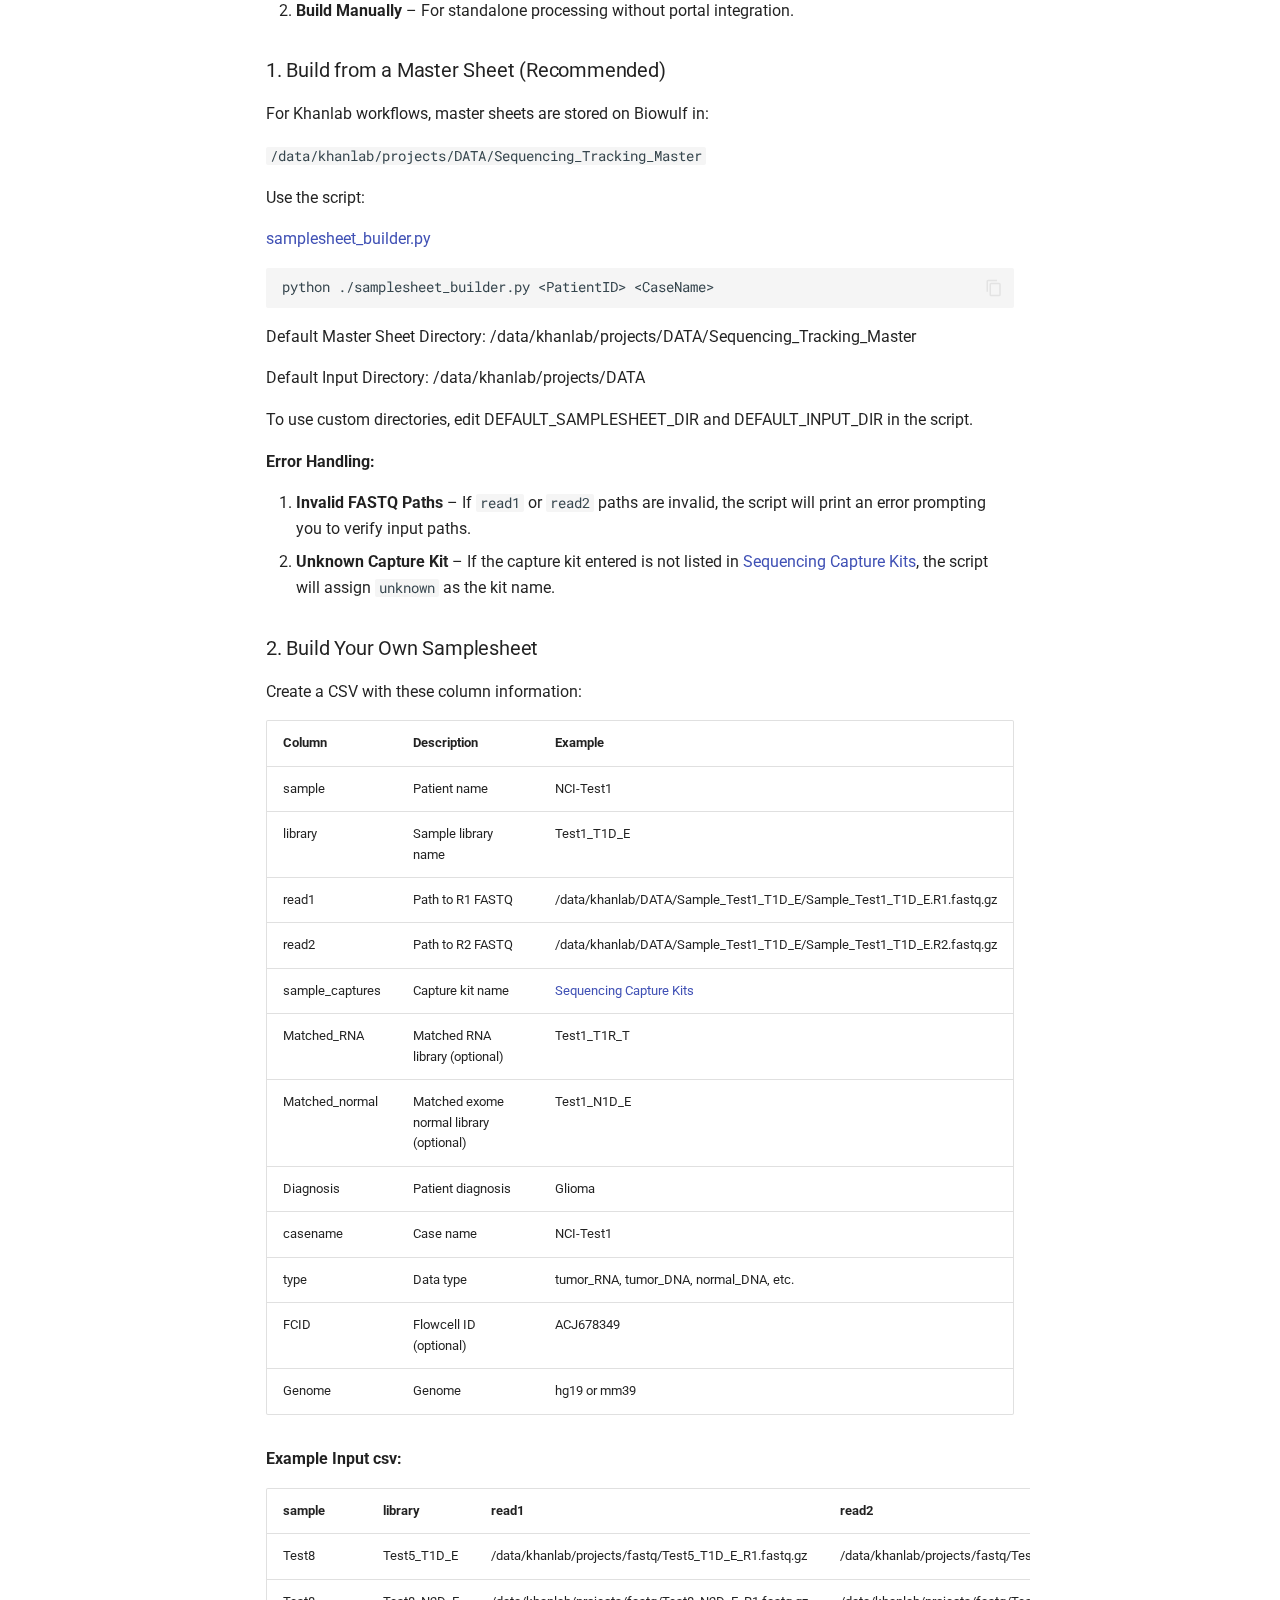
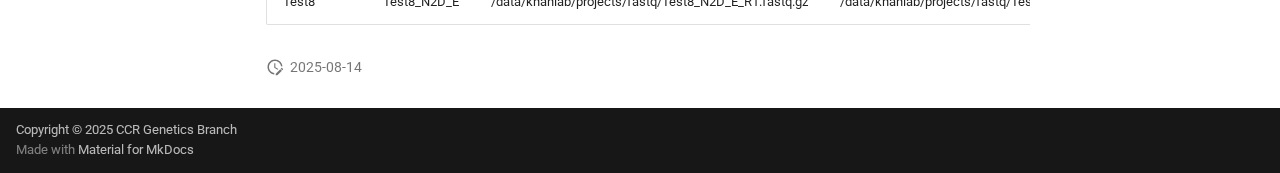
<file: usage/index.html>
<!doctype html><html lang=en class=no-js> <head><meta charset=utf-8><meta name=viewport content="width=device-width,initial-scale=1"><meta name=description content="The space will be used to provided documentation for khanlab NGS pipeline."><meta name=author content="Vineela Gangalapudi"><link rel=prev href=..><link href=../pipeline_launch/ rel=next><link rel=icon href=../assets/images/favicon.png><meta name=generator content="mkdocs-1.5.3, mkdocs-material-9.5.14"><title>Usage - khanlab-NGS-Pipeline</title><link rel=stylesheet href=../assets/stylesheets/main.10ba22f1.min.css><link rel=stylesheet href=../assets/stylesheets/palette.06af60db.min.css><link rel=preconnect href=https://fonts.gstatic.com crossorigin><link rel=stylesheet href="https://fonts.googleapis.com/css?family=Roboto:300,300i,400,400i,700,700i%7CRoboto+Mono:400,400i,700,700i&display=fallback"><style>:root{--md-text-font:"Roboto";--md-code-font:"Roboto Mono"}</style><link rel=stylesheet href=../overrides/extra.css><script>__md_scope=new URL("..",location),__md_hash=e=>[...e].reduce((e,_)=>(e<<5)-e+_.charCodeAt(0),0),__md_get=(e,_=localStorage,t=__md_scope)=>JSON.parse(_.getItem(t.pathname+"."+e)),__md_set=(e,_,t=localStorage,a=__md_scope)=>{try{t.setItem(a.pathname+"."+e,JSON.stringify(_))}catch(e){}}</script></head> <body dir=ltr data-md-color-scheme=default data-md-color-primary=indigo data-md-color-accent=indigo> <input class=md-toggle data-md-toggle=drawer type=checkbox id=__drawer autocomplete=off> <input class=md-toggle data-md-toggle=search type=checkbox id=__search autocomplete=off> <label class=md-overlay for=__drawer></label> <div data-md-component=skip> <a href=#usage class=md-skip> Skip to content </a> </div> <div data-md-component=announce> </div> <header class="md-header md-header--shadow" data-md-component=header> <nav class="md-header__inner md-grid" aria-label=Header> <a href=.. title=khanlab-NGS-Pipeline class="md-header__button md-logo" aria-label=khanlab-NGS-Pipeline data-md-component=logo> <svg xmlns=http://www.w3.org/2000/svg viewbox="0 0 24 24"><path d="M12 8a3 3 0 0 0 3-3 3 3 0 0 0-3-3 3 3 0 0 0-3 3 3 3 0 0 0 3 3m0 3.54C9.64 9.35 6.5 8 3 8v11c3.5 0 6.64 1.35 9 3.54 2.36-2.19 5.5-3.54 9-3.54V8c-3.5 0-6.64 1.35-9 3.54Z"/></svg> </a> <label class="md-header__button md-icon" for=__drawer> <svg xmlns=http://www.w3.org/2000/svg viewbox="0 0 24 24"><path d="M3 6h18v2H3V6m0 5h18v2H3v-2m0 5h18v2H3v-2Z"/></svg> </label> <div class=md-header__title data-md-component=header-title> <div class=md-header__ellipsis> <div class=md-header__topic> <span class=md-ellipsis> khanlab-NGS-Pipeline </span> </div> <div class=md-header__topic data-md-component=header-topic> <span class=md-ellipsis> Usage </span> </div> </div> </div> <form class=md-header__option data-md-component=palette> <input class=md-option data-md-color-media="(prefers-color-scheme: light)" data-md-color-scheme=default data-md-color-primary=indigo data-md-color-accent=indigo aria-label="Switch to dark mode" type=radio name=__palette id=__palette_0> <label class="md-header__button md-icon" title="Switch to dark mode" for=__palette_1 hidden> <svg xmlns=http://www.w3.org/2000/svg viewbox="0 0 24 24"><path d="M12 8a4 4 0 0 0-4 4 4 4 0 0 0 4 4 4 4 0 0 0 4-4 4 4 0 0 0-4-4m0 10a6 6 0 0 1-6-6 6 6 0 0 1 6-6 6 6 0 0 1 6 6 6 6 0 0 1-6 6m8-9.31V4h-4.69L12 .69 8.69 4H4v4.69L.69 12 4 15.31V20h4.69L12 23.31 15.31 20H20v-4.69L23.31 12 20 8.69Z"/></svg> </label> <input class=md-option data-md-color-media="(prefers-color-scheme: dark)" data-md-color-scheme=slate data-md-color-primary=indigo data-md-color-accent=indigo aria-label="Switch to light mode" type=radio name=__palette id=__palette_1> <label class="md-header__button md-icon" title="Switch to light mode" for=__palette_0 hidden> <svg xmlns=http://www.w3.org/2000/svg viewbox="0 0 24 24"><path d="M12 18c-.89 0-1.74-.2-2.5-.55C11.56 16.5 13 14.42 13 12c0-2.42-1.44-4.5-3.5-5.45C10.26 6.2 11.11 6 12 6a6 6 0 0 1 6 6 6 6 0 0 1-6 6m8-9.31V4h-4.69L12 .69 8.69 4H4v4.69L.69 12 4 15.31V20h4.69L12 23.31 15.31 20H20v-4.69L23.31 12 20 8.69Z"/></svg> </label> </form> <script>var media,input,key,value,palette=__md_get("__palette");if(palette&&palette.color){"(prefers-color-scheme)"===palette.color.media&&(media=matchMedia("(prefers-color-scheme: light)"),input=document.querySelector(media.matches?"[data-md-color-media='(prefers-color-scheme: light)']":"[data-md-color-media='(prefers-color-scheme: dark)']"),palette.color.media=input.getAttribute("data-md-color-media"),palette.color.scheme=input.getAttribute("data-md-color-scheme"),palette.color.primary=input.getAttribute("data-md-color-primary"),palette.color.accent=input.getAttribute("data-md-color-accent"));for([key,value]of Object.entries(palette.color))document.body.setAttribute("data-md-color-"+key,value)}</script> <label class="md-header__button md-icon" for=__search> <svg xmlns=http://www.w3.org/2000/svg viewbox="0 0 24 24"><path d="M9.5 3A6.5 6.5 0 0 1 16 9.5c0 1.61-.59 3.09-1.56 4.23l.27.27h.79l5 5-1.5 1.5-5-5v-.79l-.27-.27A6.516 6.516 0 0 1 9.5 16 6.5 6.5 0 0 1 3 9.5 6.5 6.5 0 0 1 9.5 3m0 2C7 5 5 7 5 9.5S7 14 9.5 14 14 12 14 9.5 12 5 9.5 5Z"/></svg> </label> <div class=md-search data-md-component=search role=dialog> <label class=md-search__overlay for=__search></label> <div class=md-search__inner role=search> <form class=md-search__form name=search> <input type=text class=md-search__input name=query aria-label=Search placeholder=Search autocapitalize=off autocorrect=off autocomplete=off spellcheck=false data-md-component=search-query required> <label class="md-search__icon md-icon" for=__search> <svg xmlns=http://www.w3.org/2000/svg viewbox="0 0 24 24"><path d="M9.5 3A6.5 6.5 0 0 1 16 9.5c0 1.61-.59 3.09-1.56 4.23l.27.27h.79l5 5-1.5 1.5-5-5v-.79l-.27-.27A6.516 6.516 0 0 1 9.5 16 6.5 6.5 0 0 1 3 9.5 6.5 6.5 0 0 1 9.5 3m0 2C7 5 5 7 5 9.5S7 14 9.5 14 14 12 14 9.5 12 5 9.5 5Z"/></svg> <svg xmlns=http://www.w3.org/2000/svg viewbox="0 0 24 24"><path d="M20 11v2H8l5.5 5.5-1.42 1.42L4.16 12l7.92-7.92L13.5 5.5 8 11h12Z"/></svg> </label> <nav class=md-search__options aria-label=Search> <button type=reset class="md-search__icon md-icon" title=Clear aria-label=Clear tabindex=-1> <svg xmlns=http://www.w3.org/2000/svg viewbox="0 0 24 24"><path d="M19 6.41 17.59 5 12 10.59 6.41 5 5 6.41 10.59 12 5 17.59 6.41 19 12 13.41 17.59 19 19 17.59 13.41 12 19 6.41Z"/></svg> </button> </nav> </form> <div class=md-search__output> <div class=md-search__scrollwrap data-md-scrollfix> <div class=md-search-result data-md-component=search-result> <div class=md-search-result__meta> Initializing search </div> <ol class=md-search-result__list role=presentation></ol> </div> </div> </div> </div> </div> <div class=md-header__source> <a href=https://github.com/CCRGeneticsBranch/Oncogenomics_NF_WF title="Go to repository" class=md-source data-md-component=source> <div class="md-source__icon md-icon"> <svg xmlns=http://www.w3.org/2000/svg viewbox="0 0 496 512"><!-- Font Awesome Free 6.5.1 by @fontawesome - https://fontawesome.com License - https://fontawesome.com/license/free (Icons: CC BY 4.0, Fonts: SIL OFL 1.1, Code: MIT License) Copyright 2023 Fonticons, Inc.--><path d="M165.9 397.4c0 2-2.3 3.6-5.2 3.6-3.3.3-5.6-1.3-5.6-3.6 0-2 2.3-3.6 5.2-3.6 3-.3 5.6 1.3 5.6 3.6zm-31.1-4.5c-.7 2 1.3 4.3 4.3 4.9 2.6 1 5.6 0 6.2-2s-1.3-4.3-4.3-5.2c-2.6-.7-5.5.3-6.2 2.3zm44.2-1.7c-2.9.7-4.9 2.6-4.6 4.9.3 2 2.9 3.3 5.9 2.6 2.9-.7 4.9-2.6 4.6-4.6-.3-1.9-3-3.2-5.9-2.9zM244.8 8C106.1 8 0 113.3 0 252c0 110.9 69.8 205.8 169.5 239.2 12.8 2.3 17.3-5.6 17.3-12.1 0-6.2-.3-40.4-.3-61.4 0 0-70 15-84.7-29.8 0 0-11.4-29.1-27.8-36.6 0 0-22.9-15.7 1.6-15.4 0 0 24.9 2 38.6 25.8 21.9 38.6 58.6 27.5 72.9 20.9 2.3-16 8.8-27.1 16-33.7-55.9-6.2-112.3-14.3-112.3-110.5 0-27.5 7.6-41.3 23.6-58.9-2.6-6.5-11.1-33.3 2.6-67.9 20.9-6.5 69 27 69 27 20-5.6 41.5-8.5 62.8-8.5s42.8 2.9 62.8 8.5c0 0 48.1-33.6 69-27 13.7 34.7 5.2 61.4 2.6 67.9 16 17.7 25.8 31.5 25.8 58.9 0 96.5-58.9 104.2-114.8 110.5 9.2 7.9 17 22.9 17 46.4 0 33.7-.3 75.4-.3 83.6 0 6.5 4.6 14.4 17.3 12.1C428.2 457.8 496 362.9 496 252 496 113.3 383.5 8 244.8 8zM97.2 352.9c-1.3 1-1 3.3.7 5.2 1.6 1.6 3.9 2.3 5.2 1 1.3-1 1-3.3-.7-5.2-1.6-1.6-3.9-2.3-5.2-1zm-10.8-8.1c-.7 1.3.3 2.9 2.3 3.9 1.6 1 3.6.7 4.3-.7.7-1.3-.3-2.9-2.3-3.9-2-.6-3.6-.3-4.3.7zm32.4 35.6c-1.6 1.3-1 4.3 1.3 6.2 2.3 2.3 5.2 2.6 6.5 1 1.3-1.3.7-4.3-1.3-6.2-2.2-2.3-5.2-2.6-6.5-1zm-11.4-14.7c-1.6 1-1.6 3.6 0 5.9 1.6 2.3 4.3 3.3 5.6 2.3 1.6-1.3 1.6-3.9 0-6.2-1.4-2.3-4-3.3-5.6-2z"/></svg> </div> <div class=md-source__repository> AWS_POC_MVP_NF </div> </a> </div> </nav> </header> <div class=md-container data-md-component=container> <main class=md-main data-md-component=main> <div class="md-main__inner md-grid"> <div class="md-sidebar md-sidebar--primary" data-md-component=sidebar data-md-type=navigation> <div class=md-sidebar__scrollwrap> <div class=md-sidebar__inner> <nav class="md-nav md-nav--primary" aria-label=Navigation data-md-level=0> <label class=md-nav__title for=__drawer> <a href=.. title=khanlab-NGS-Pipeline class="md-nav__button md-logo" aria-label=khanlab-NGS-Pipeline data-md-component=logo> <svg xmlns=http://www.w3.org/2000/svg viewbox="0 0 24 24"><path d="M12 8a3 3 0 0 0 3-3 3 3 0 0 0-3-3 3 3 0 0 0-3 3 3 3 0 0 0 3 3m0 3.54C9.64 9.35 6.5 8 3 8v11c3.5 0 6.64 1.35 9 3.54 2.36-2.19 5.5-3.54 9-3.54V8c-3.5 0-6.64 1.35-9 3.54Z"/></svg> </a> khanlab-NGS-Pipeline </label> <div class=md-nav__source> <a href=https://github.com/CCRGeneticsBranch/Oncogenomics_NF_WF title="Go to repository" class=md-source data-md-component=source> <div class="md-source__icon md-icon"> <svg xmlns=http://www.w3.org/2000/svg viewbox="0 0 496 512"><!-- Font Awesome Free 6.5.1 by @fontawesome - https://fontawesome.com License - https://fontawesome.com/license/free (Icons: CC BY 4.0, Fonts: SIL OFL 1.1, Code: MIT License) Copyright 2023 Fonticons, Inc.--><path d="M165.9 397.4c0 2-2.3 3.6-5.2 3.6-3.3.3-5.6-1.3-5.6-3.6 0-2 2.3-3.6 5.2-3.6 3-.3 5.6 1.3 5.6 3.6zm-31.1-4.5c-.7 2 1.3 4.3 4.3 4.9 2.6 1 5.6 0 6.2-2s-1.3-4.3-4.3-5.2c-2.6-.7-5.5.3-6.2 2.3zm44.2-1.7c-2.9.7-4.9 2.6-4.6 4.9.3 2 2.9 3.3 5.9 2.6 2.9-.7 4.9-2.6 4.6-4.6-.3-1.9-3-3.2-5.9-2.9zM244.8 8C106.1 8 0 113.3 0 252c0 110.9 69.8 205.8 169.5 239.2 12.8 2.3 17.3-5.6 17.3-12.1 0-6.2-.3-40.4-.3-61.4 0 0-70 15-84.7-29.8 0 0-11.4-29.1-27.8-36.6 0 0-22.9-15.7 1.6-15.4 0 0 24.9 2 38.6 25.8 21.9 38.6 58.6 27.5 72.9 20.9 2.3-16 8.8-27.1 16-33.7-55.9-6.2-112.3-14.3-112.3-110.5 0-27.5 7.6-41.3 23.6-58.9-2.6-6.5-11.1-33.3 2.6-67.9 20.9-6.5 69 27 69 27 20-5.6 41.5-8.5 62.8-8.5s42.8 2.9 62.8 8.5c0 0 48.1-33.6 69-27 13.7 34.7 5.2 61.4 2.6 67.9 16 17.7 25.8 31.5 25.8 58.9 0 96.5-58.9 104.2-114.8 110.5 9.2 7.9 17 22.9 17 46.4 0 33.7-.3 75.4-.3 83.6 0 6.5 4.6 14.4 17.3 12.1C428.2 457.8 496 362.9 496 252 496 113.3 383.5 8 244.8 8zM97.2 352.9c-1.3 1-1 3.3.7 5.2 1.6 1.6 3.9 2.3 5.2 1 1.3-1 1-3.3-.7-5.2-1.6-1.6-3.9-2.3-5.2-1zm-10.8-8.1c-.7 1.3.3 2.9 2.3 3.9 1.6 1 3.6.7 4.3-.7.7-1.3-.3-2.9-2.3-3.9-2-.6-3.6-.3-4.3.7zm32.4 35.6c-1.6 1.3-1 4.3 1.3 6.2 2.3 2.3 5.2 2.6 6.5 1 1.3-1.3.7-4.3-1.3-6.2-2.2-2.3-5.2-2.6-6.5-1zm-11.4-14.7c-1.6 1-1.6 3.6 0 5.9 1.6 2.3 4.3 3.3 5.6 2.3 1.6-1.3 1.6-3.9 0-6.2-1.4-2.3-4-3.3-5.6-2z"/></svg> </div> <div class=md-source__repository> AWS_POC_MVP_NF </div> </a> </div> <ul class=md-nav__list data-md-scrollfix> <li class=md-nav__item> <a href=.. class=md-nav__link> <span class=md-ellipsis> Introduction </span> </a> </li> <li class="md-nav__item md-nav__item--active"> <input class="md-nav__toggle md-toggle" type=checkbox id=__toc> <label class="md-nav__link md-nav__link--active" for=__toc> <span class=md-ellipsis> Usage </span> <span class="md-nav__icon md-icon"></span> </label> <a href=./ class="md-nav__link md-nav__link--active"> <span class=md-ellipsis> Usage </span> </a> <nav class="md-nav md-nav--secondary" aria-label="Table of contents"> <label class=md-nav__title for=__toc> <span class="md-nav__icon md-icon"></span> Table of contents </label> <ul class=md-nav__list data-md-component=toc data-md-scrollfix> <li class=md-nav__item> <a href=#usage class=md-nav__link> <span class=md-ellipsis> Usage </span> </a> </li> <li class=md-nav__item> <a href=#running-on-biowulf class=md-nav__link> <span class=md-ellipsis> Running on Biowulf </span> </a> <nav class=md-nav aria-label="Running on Biowulf"> <ul class=md-nav__list> <li class=md-nav__item> <a href=#step-1-copy-the-launch-script class=md-nav__link> <span class=md-ellipsis> Step 1 — Copy the launch script </span> </a> </li> <li class=md-nav__item> <a href=#step-2-view-usage-instructions class=md-nav__link> <span class=md-ellipsis> Step 2 — View usage instructions </span> </a> </li> </ul> </nav> </li> <li class=md-nav__item> <a href=#preparing-the-samplesheet class=md-nav__link> <span class=md-ellipsis> Preparing the Samplesheet </span> </a> <nav class=md-nav aria-label="Preparing the Samplesheet"> <ul class=md-nav__list> <li class=md-nav__item> <a href=#1-build-from-a-master-sheet-recommended class=md-nav__link> <span class=md-ellipsis> 1. Build from a Master Sheet (Recommended) </span> </a> </li> <li class=md-nav__item> <a href=#2-build-your-own-samplesheet class=md-nav__link> <span class=md-ellipsis> 2. Build Your Own Samplesheet </span> </a> </li> </ul> </nav> </li> </ul> </nav> </li> <li class=md-nav__item> <a href=../pipeline_launch/ class=md-nav__link> <span class=md-ellipsis> Running the Pipeline </span> </a> </li> <li class=md-nav__item> <a href=../results/ class=md-nav__link> <span class=md-ellipsis> Results </span> </a> </li> <li class=md-nav__item> <a href=../references/ class=md-nav__link> <span class=md-ellipsis> Pipeline References & Tools </span> </a> </li> <li class=md-nav__item> <a href=../dockers/ class=md-nav__link> <span class=md-ellipsis> Dockers </span> </a> </li> </ul> </nav> </div> </div> </div> <div class="md-sidebar md-sidebar--secondary" data-md-component=sidebar data-md-type=toc> <div class=md-sidebar__scrollwrap> <div class=md-sidebar__inner> <nav class="md-nav md-nav--secondary" aria-label="Table of contents"> <label class=md-nav__title for=__toc> <span class="md-nav__icon md-icon"></span> Table of contents </label> <ul class=md-nav__list data-md-component=toc data-md-scrollfix> <li class=md-nav__item> <a href=#usage class=md-nav__link> <span class=md-ellipsis> Usage </span> </a> </li> <li class=md-nav__item> <a href=#running-on-biowulf class=md-nav__link> <span class=md-ellipsis> Running on Biowulf </span> </a> <nav class=md-nav aria-label="Running on Biowulf"> <ul class=md-nav__list> <li class=md-nav__item> <a href=#step-1-copy-the-launch-script class=md-nav__link> <span class=md-ellipsis> Step 1 — Copy the launch script </span> </a> </li> <li class=md-nav__item> <a href=#step-2-view-usage-instructions class=md-nav__link> <span class=md-ellipsis> Step 2 — View usage instructions </span> </a> </li> </ul> </nav> </li> <li class=md-nav__item> <a href=#preparing-the-samplesheet class=md-nav__link> <span class=md-ellipsis> Preparing the Samplesheet </span> </a> <nav class=md-nav aria-label="Preparing the Samplesheet"> <ul class=md-nav__list> <li class=md-nav__item> <a href=#1-build-from-a-master-sheet-recommended class=md-nav__link> <span class=md-ellipsis> 1. Build from a Master Sheet (Recommended) </span> </a> </li> <li class=md-nav__item> <a href=#2-build-your-own-samplesheet class=md-nav__link> <span class=md-ellipsis> 2. Build Your Own Samplesheet </span> </a> </li> </ul> </nav> </li> </ul> </nav> </div> </div> </div> <div class=md-content data-md-component=content> <article class="md-content__inner md-typeset"> <h1>Usage</h1> <h2 id=usage>Usage<a class=headerlink href=#usage title="Permanent link">&para;</a></h2> <p>This page describes how to run the workflow on <strong>Biowulf</strong>.<br> For installation and prerequisites, see the <a href=../ >Installation</a> page.</p> <hr> <h2 id=running-on-biowulf>Running on Biowulf<a class=headerlink href=#running-on-biowulf title="Permanent link">&para;</a></h2> <p>On Biowulf, the pipeline is hosted in the Khanlab space.<br> A helper script, <code>launch.sh</code>, is provided to simplify execution. This script wraps the <code>nextflow run</code> command with Biowulf-specific settings and automatically configures output directories, logging, and profiles.</p> <h3 id=step-1-copy-the-launch-script>Step 1 — Copy the launch script<a class=headerlink href=#step-1-copy-the-launch-script title="Permanent link">&para;</a></h3> <details> <summary>launch.sh</summary> <div class=highlight><pre><span></span><code>#!/bin/bash

# Set default values
DEFAULT_OUTDIR=&quot;/data/khanlab/projects/processed_DATA&quot;
DEFAULT_GENOME=&quot;hg19&quot;
DEFAULT_PLATFORM=&quot;biowulf&quot;

# Check if the required samplesheet argument is provided
if [[ &quot;$#&quot; -lt 1 ]]; then
    echo &quot;Usage: $0 &lt;samplesheet_with_full_path&gt; [output_directory] [genome]&quot;
    echo &quot;This script requires at least one positional argument:&quot;
    echo &quot;1. Path to samplesheet&quot;
    echo &quot;Optional arguments:&quot;
    echo &quot;2. Path to results directory (default: $DEFAULT_OUTDIR)&quot;
    echo &quot;3. Genome name. Accepted values are hg19 and mm39 (default: $DEFAULT_GENOME)&quot;
    exit 1
fi

# Assign the first argument (samplesheet) to a variable
export SAMPLESHEET=$1

# Assign the second argument (output_directory) if provided, otherwise use the default
export OUTDIR=${2:-$DEFAULT_OUTDIR}

# Assign the third argument (genome) if provided, otherwise use the default
export GENOME=${3:-$DEFAULT_GENOME}

export PLATFORM=${4:-$DEFAULT_PLATFORM}

# Ensure the genome name is valid
if [[ &quot;$GENOME&quot; != &quot;hg19&quot; &amp;&amp; &quot;$GENOME&quot; != &quot;mm39&quot; ]]; then
    echo &quot;Invalid genome specified. Accepted values are hg19 and mm39.&quot;
    exit 1
fi

WF_HOME=&quot;/data/khanlab/projects/Nextflow_dev/dev/AWS_POC_MVP_NF&quot;
CONFIG_FILE=&quot;$WF_HOME/biowulf_nextflow.config&quot;

#export PATIENT=$(awk -F&#39;,&#39; &#39;NR==1 {for (i=1; i&lt;=NF; i++) if ($i==&quot;sample&quot;) s=i} NR&gt;1 {print $s}&#39; &quot;$SAMPLESHEET&quot; | sort | uniq)
#export CASENAME=$(awk -F&#39;,&#39; &#39;NR==1 {for (i=1; i&lt;=NF; i++) if ($i==&quot;casename&quot;) c=i} NR&gt;1 {print $c}&#39; &quot;$SAMPLESHEET&quot; | sort | uniq)
export PATIENT=$(python3 -c &#39;import csv,sys; r=csv.DictReader(open(sys.argv[1])); print(&quot;\n&quot;.join(sorted(set(row[&quot;sample&quot;] for row in r))))&#39; &quot;$SAMPLESHEET&quot;)
export CASENAME=$(python3 -c &#39;import csv,sys; r=csv.DictReader(open(sys.argv[1])); print(&quot;\n&quot;.join(sorted(set(row[&quot;casename&quot;] for row in r))))&#39; &quot;$SAMPLESHEET&quot;)

export RESULTSDIR=&quot;$OUTDIR/$PATIENT/$CASENAME&quot;

mkdir -p &quot;$RESULTSDIR&quot;

export LOG=&quot;$RESULTSDIR/log&quot;

mkdir -p &quot;$LOG&quot;

export NXF_HOME=&quot;$RESULTSDIR/.nextflow&quot;

if [[ -z &quot;$PATIENT&quot; || -z &quot;$CASENAME&quot; ]]; then
    echo &quot;Error: Could not extract PATIENT or CASENAME from the samplesheet.&quot;
    exit 1
fi


cd $RESULTSDIR

if [[ &quot;$GENOME&quot; == &quot;hg19&quot; ]]; then
    PROFILE=&quot;biowulf_test_run_slurm&quot;
elif [[ &quot;$GENOME&quot; == &quot;mm39&quot; ]]; then
    PROFILE=&quot;biowulf_mouse_RNA_slurm&quot;
else
    echo &quot;Unknown genome: $GENOME&quot;
    exit 1
fi

logname=$(basename &quot;$SAMPLESHEET&quot; .csv)
timestamp=$(date +&quot;%Y%m%d-%H%M%S&quot;)
sbatch &lt;&lt;EOT
#!/bin/bash
#SBATCH --job-name=&quot;$logname&quot;
#SBATCH --output=&quot;$OUTDIR/$PATIENT/$CASENAME/${logname}_%A_${timestamp}.out&quot;
#SBATCH --cpus-per-task=2
#SBATCH --mem=05g
#SBATCH --time=08-00:00:00

module load nextflow/23.10.0 singularity graphviz
nextflow run -c $CONFIG_FILE -profile $PROFILE --logdir $LOG $WF_HOME/main.nf -resume --samplesheet $SAMPLESHEET --resultsdir $OUTDIR --genome_v $GENOME --platform $PLATFORM
exit 0
EOT
</code></pre></div> </details> <p>Download or copy the script into your Biowulf working directory and make it executable:</p> <div class=highlight><pre><span></span><code>cp /data/khanlab/projects/Nextflow_dev/dev/AWS_POC_MVP_NF/launch.sh .
chmod +x launch.sh
</code></pre></div> <h3 id=step-2-view-usage-instructions>Step 2 — View usage instructions<a class=headerlink href=#step-2-view-usage-instructions title="Permanent link">&para;</a></h3> <p>Run the script without arguments to display the usage help:</p> <div class=highlight><pre><span></span><code>./launch.sh

Usage: ./launch.sh &lt;samplesheet_with_full_path&gt; [output_directory] [genome]
This script requires at least one positional argument:
1. Path to samplesheet
Optional arguments:
2. Path to results directory (default: /data/khanlab/projects/processed_DATA)
3. Genome name. Accepted values are hg19 and mm39 (default: hg19)
</code></pre></div> <p>Usage Examples:</p> <ol> <li> <p>Run with defaults (output to default path, genome hg19):</p> <p><code>./launch.sh /path/to/samplesheet.csv</code></p> </li> <li> <p>Run with custom output directory:</p> <p><code>./launch.sh /path/to/samplesheet.csv /custom/output/path</code></p> </li> <li> <p>Run with custom output directory and genome:</p> <p><code>./launch.sh /path/to/samplesheet.csv /custom/output/path mm39</code></p> </li> </ol> <div class="admonition tip"> <p class=admonition-title>mm39</p> <p>If mm39 is selected for the genome, the pipeline will run <em>Mapping &amp; Gene expression</em> only for mouse data.</p> </div> <h2 id=preparing-the-samplesheet>Preparing the Samplesheet<a class=headerlink href=#preparing-the-samplesheet title="Permanent link">&para;</a></h2> <p>You can prepare a samplesheet in two ways, depending on your use case:</p> <ol> <li><strong>Build from a Master Sheet</strong> – Recommended if you also plan to visualize results in the <a href=https://oncogenomics.ccr.cancer.gov/production/public/ >ClinOmics Data Portal</a>. </li> <li><strong>Build Manually</strong> – For standalone processing without portal integration.</li> </ol> <h3 id=1-build-from-a-master-sheet-recommended>1. Build from a Master Sheet (Recommended)<a class=headerlink href=#1-build-from-a-master-sheet-recommended title="Permanent link">&para;</a></h3> <p>For Khanlab workflows, master sheets are stored on Biowulf in:</p> <p><code>/data/khanlab/projects/DATA/Sequencing_Tracking_Master</code></p> <p>Use the script:</p> <p><a href=https://github.com/CCRGeneticsBranch/Oncogenomics_NF_WF/blob/feature/casename/samplesheet_builder.py>samplesheet_builder.py</a> <div class=highlight><pre><span></span><code>python ./samplesheet_builder.py &lt;PatientID&gt; &lt;CaseName&gt;
</code></pre></div></p> <p>Default Master Sheet Directory: /data/khanlab/projects/DATA/Sequencing_Tracking_Master</p> <p>Default Input Directory: /data/khanlab/projects/DATA</p> <p>To use custom directories, edit DEFAULT_SAMPLESHEET_DIR and DEFAULT_INPUT_DIR in the script.</p> <p><strong>Error Handling:</strong></p> <ol> <li><strong>Invalid FASTQ Paths</strong> – If <code>read1</code> or <code>read2</code> paths are invalid, the script will print an error prompting you to verify input paths.</li> <li><strong>Unknown Capture Kit</strong> – If the capture kit entered is not listed in <a href=../#sequencing-capture-kits>Sequencing Capture Kits</a>, the script will assign <code>unknown</code> as the kit name.</li> </ol> <h3 id=2-build-your-own-samplesheet>2. Build Your Own Samplesheet<a class=headerlink href=#2-build-your-own-samplesheet title="Permanent link">&para;</a></h3> <p>Create a CSV with these column information:</p> <table> <thead> <tr> <th>Column</th> <th>Description</th> <th>Example</th> </tr> </thead> <tbody> <tr> <td>sample</td> <td>Patient name</td> <td>NCI-Test1</td> </tr> <tr> <td>library</td> <td>Sample library name</td> <td>Test1_T1D_E</td> </tr> <tr> <td>read1</td> <td>Path to R1 FASTQ</td> <td>/data/khanlab/DATA/Sample_Test1_T1D_E/Sample_Test1_T1D_E.R1.fastq.gz</td> </tr> <tr> <td>read2</td> <td>Path to R2 FASTQ</td> <td>/data/khanlab/DATA/Sample_Test1_T1D_E/Sample_Test1_T1D_E.R2.fastq.gz</td> </tr> <tr> <td>sample_captures</td> <td>Capture kit name</td> <td><a href=../#sequencing-capture-kits>Sequencing Capture Kits</a></td> </tr> <tr> <td>Matched_RNA</td> <td>Matched RNA library (optional)</td> <td>Test1_T1R_T</td> </tr> <tr> <td>Matched_normal</td> <td>Matched exome normal library (optional)</td> <td>Test1_N1D_E</td> </tr> <tr> <td>Diagnosis</td> <td>Patient diagnosis</td> <td>Glioma</td> </tr> <tr> <td>casename</td> <td>Case name</td> <td>NCI-Test1</td> </tr> <tr> <td>type</td> <td>Data type</td> <td>tumor_RNA, tumor_DNA, normal_DNA, etc.</td> </tr> <tr> <td>FCID</td> <td>Flowcell ID (optional)</td> <td>ACJ678349</td> </tr> <tr> <td>Genome</td> <td>Genome</td> <td>hg19 or mm39</td> </tr> </tbody> </table> <p><strong>Example Input csv:</strong></p> <table> <thead> <tr> <th>sample</th> <th>library</th> <th>read1</th> <th>read2</th> <th>sample_captures</th> <th>Diagnosis</th> <th>Matched_RNA</th> <th>Matched_normal</th> <th>casename</th> <th>type</th> <th>FCID</th> <th>Genome</th> </tr> </thead> <tbody> <tr> <td>Test8</td> <td>Test5_T1D_E</td> <td>/data/khanlab/projects/fastq/Test5_T1D_E_R1.fastq.gz</td> <td>/data/khanlab/projects/fastq/Test5_T1D_E_R2.fastq.gz</td> <td>clin.ex.v1</td> <td>Osteosarcoma</td> <td></td> <td>Test8_N2D_E</td> <td>NFtest0523</td> <td>tumor_DNA</td> <td>AWXYNH2</td> <td>hg19</td> </tr> <tr> <td>Test8</td> <td>Test8_N2D_E</td> <td>/data/khanlab/projects/fastq/Test8_N2D_E_R1.fastq.gz</td> <td>/data/khanlab/projects/fastq/Test8_N2D_E_R2.fastq.gz</td> <td>clin.ex.v1</td> <td>Osteosarcoma</td> <td></td> <td></td> <td>NFtest0523</td> <td>normal_DNA</td> <td>AWXYNH2</td> <td>hg19</td> </tr> </tbody> </table> <aside class=md-source-file> <span class=md-source-file__fact> <span class=md-icon title="Last update"> <svg xmlns=http://www.w3.org/2000/svg viewbox="0 0 24 24"><path d="M21 13.1c-.1 0-.3.1-.4.2l-1 1 2.1 2.1 1-1c.2-.2.2-.6 0-.8l-1.3-1.3c-.1-.1-.2-.2-.4-.2m-1.9 1.8-6.1 6V23h2.1l6.1-6.1-2.1-2M12.5 7v5.2l4 2.4-1 1L11 13V7h1.5M11 21.9c-5.1-.5-9-4.8-9-9.9C2 6.5 6.5 2 12 2c5.3 0 9.6 4.1 10 9.3-.3-.1-.6-.2-1-.2s-.7.1-1 .2C19.6 7.2 16.2 4 12 4c-4.4 0-8 3.6-8 8 0 4.1 3.1 7.5 7.1 7.9l-.1.2v1.8Z"/></svg> </span> 2025-08-14 </span> </aside> </article> </div> <script>var tabs=__md_get("__tabs");if(Array.isArray(tabs))e:for(var set of document.querySelectorAll(".tabbed-set")){var tab,labels=set.querySelector(".tabbed-labels");for(tab of tabs)for(var label of labels.getElementsByTagName("label"))if(label.innerText.trim()===tab){var input=document.getElementById(label.htmlFor);input.checked=!0;continue e}}</script> <script>var target=document.getElementById(location.hash.slice(1));target&&target.name&&(target.checked=target.name.startsWith("__tabbed_"))</script> </div> </main> <footer class=md-footer> <div class="md-footer-meta md-typeset"> <div class="md-footer-meta__inner md-grid"> <div class=md-copyright> <div class=md-copyright__highlight> Copyright &copy; 2025 CCR Genetics Branch </div> Made with <a href=https://squidfunk.github.io/mkdocs-material/ target=_blank rel=noopener> Material for MkDocs </a> </div> </div> </div> </footer> </div> <div class=md-dialog data-md-component=dialog> <div class="md-dialog__inner md-typeset"></div> </div> <script id=__config type=application/json>{"base": "..", "features": ["content.code.copy", "content.code.annotate", "content.tabs.link"], "search": "../assets/javascripts/workers/search.b8dbb3d2.min.js", "translations": {"clipboard.copied": "Copied to clipboard", "clipboard.copy": "Copy to clipboard", "search.result.more.one": "1 more on this page", "search.result.more.other": "# more on this page", "search.result.none": "No matching documents", "search.result.one": "1 matching document", "search.result.other": "# matching documents", "search.result.placeholder": "Type to start searching", "search.result.term.missing": "Missing", "select.version": "Select version"}}</script> <script src=../assets/javascripts/bundle.bd41221c.min.js></script> </body> </html>
</file>
